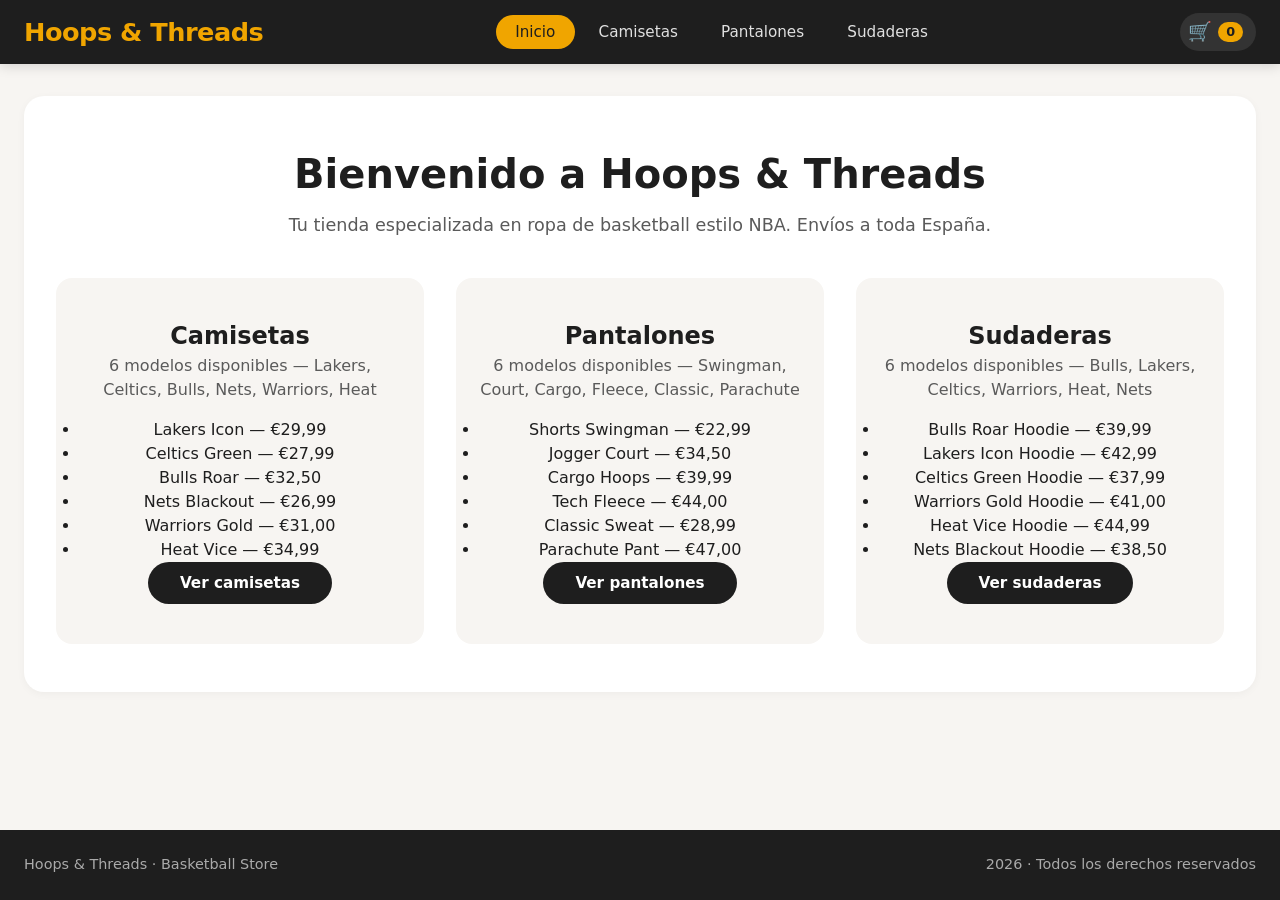
<file: index.html>
<!DOCTYPE html>
<html lang="es">
<head>
  <meta charset="UTF-8">
  <meta name="viewport" content="width=device-width, initial-scale=1.0">
  <title>Hoops &amp; Threads · Tienda Basketball Online España</title>

  <!-- SEO -->
  <meta name="description" content="Hoops &amp; Threads — Tienda online de ropa de basketball. Camisetas NBA, pantalones y sudaderas. Envíos a toda España.">
  <meta name="keywords" content="ropa basketball, camisetas NBA, tienda basketball online, pantalones basketball, sudaderas basketball">
  <meta name="robots" content="index, follow">
  <link rel="canonical" href="https://libardorestrepo.com/" />

  <!-- Open Graph -->
  <meta property="og:title" content="Hoops &amp; Threads · Tienda Basketball" />
  <meta property="og:description" content="Camisetas, pantalones y sudaderas de basketball estilo NBA. Envíos a toda España." />
  <meta property="og:url" content="https://libardorestrepo.com/" />
  <meta property="og:type" content="website" />

  <!-- Schema.org -->
  <script type="application/ld+json">
  {
    "@context": "https://schema.org",
    "@type": "Store",
    "name": "Hoops & Threads",
    "description": "Tienda online de ropa de basketball: camisetas, pantalones y sudaderas estilo NBA.",
    "url": "https://libardorestrepo.com",
    "areaServed": "España"
  }
  </script>

  <!-- Google Search Console -->
  <meta name="google-site-verification" content="RqW7coZ3zOkoYKxNRT2AEsi3xXZGfS0hncRN68CKjdA" />

  <link rel="stylesheet" href="css/styles.css">
</head>
<body>

  <nav class="navbar">
    <div class="nav-container">
      <div class="nav-logo">
        <a href="index.html">Hoops &amp; Threads</a>
      </div>
      <ul class="nav-menu">
        <li><a href="index.html" class="nav-link active">Inicio</a></li>
        <li><a href="camisetas.html" class="nav-link">Camisetas</a></li>
        <li><a href="pantalones.html" class="nav-link">Pantalones</a></li>
        <li><a href="sudaderas.html" class="nav-link">Sudaderas</a></li>
      </ul>
      <div class="nav-cart">
        <span class="cart-icon">🛒</span>
        <span class="cart-count">0</span>
      </div>
    </div>
  </nav>

  <main class="main-content">
    <div class="container">
      <section class="welcome-section">
        <h1>Bienvenido a Hoops &amp; Threads</h1>
        <p>Tu tienda especializada en ropa de basketball estilo NBA. Envíos a toda España.</p>

        <div class="category-preview">

          <div class="preview-card">
            <h2>Camisetas</h2>
            <p>6 modelos disponibles — Lakers, Celtics, Bulls, Nets, Warriors, Heat</p>
            <ul class="preview-list">
              <li>Lakers Icon — €29,99</li>
              <li>Celtics Green — €27,99</li>
              <li>Bulls Roar — €32,50</li>
              <li>Nets Blackout — €26,99</li>
              <li>Warriors Gold — €31,00</li>
              <li>Heat Vice — €34,99</li>
            </ul>
            <a href="camisetas.html" class="preview-btn">Ver camisetas</a>
          </div>

          <div class="preview-card">
            <h2>Pantalones</h2>
            <p>6 modelos disponibles — Swingman, Court, Cargo, Fleece, Classic, Parachute</p>
            <ul class="preview-list">
              <li>Shorts Swingman — €22,99</li>
              <li>Jogger Court — €34,50</li>
              <li>Cargo Hoops — €39,99</li>
              <li>Tech Fleece — €44,00</li>
              <li>Classic Sweat — €28,99</li>
              <li>Parachute Pant — €47,00</li>
            </ul>
            <a href="pantalones.html" class="preview-btn">Ver pantalones</a>
          </div>

          <div class="preview-card">
            <h2>Sudaderas</h2>
            <p>6 modelos disponibles — Bulls, Lakers, Celtics, Warriors, Heat, Nets</p>
            <ul class="preview-list">
              <li>Bulls Roar Hoodie — €39,99</li>
              <li>Lakers Icon Hoodie — €42,99</li>
              <li>Celtics Green Hoodie — €37,99</li>
              <li>Warriors Gold Hoodie — €41,00</li>
              <li>Heat Vice Hoodie — €44,99</li>
              <li>Nets Blackout Hoodie — €38,50</li>
            </ul>
            <a href="sudaderas.html" class="preview-btn">Ver sudaderas</a>
          </div>

        </div>
      </section>
    </div>
  </main>

  <footer class="store-footer">
    <div class="container">
      <span>Hoops &amp; Threads · Basketball Store</span>
      <span>2026 · Todos los derechos reservados</span>
    </div>
  </footer>

  <script src="js/script.js"></script>
</body>
</html>
</file>
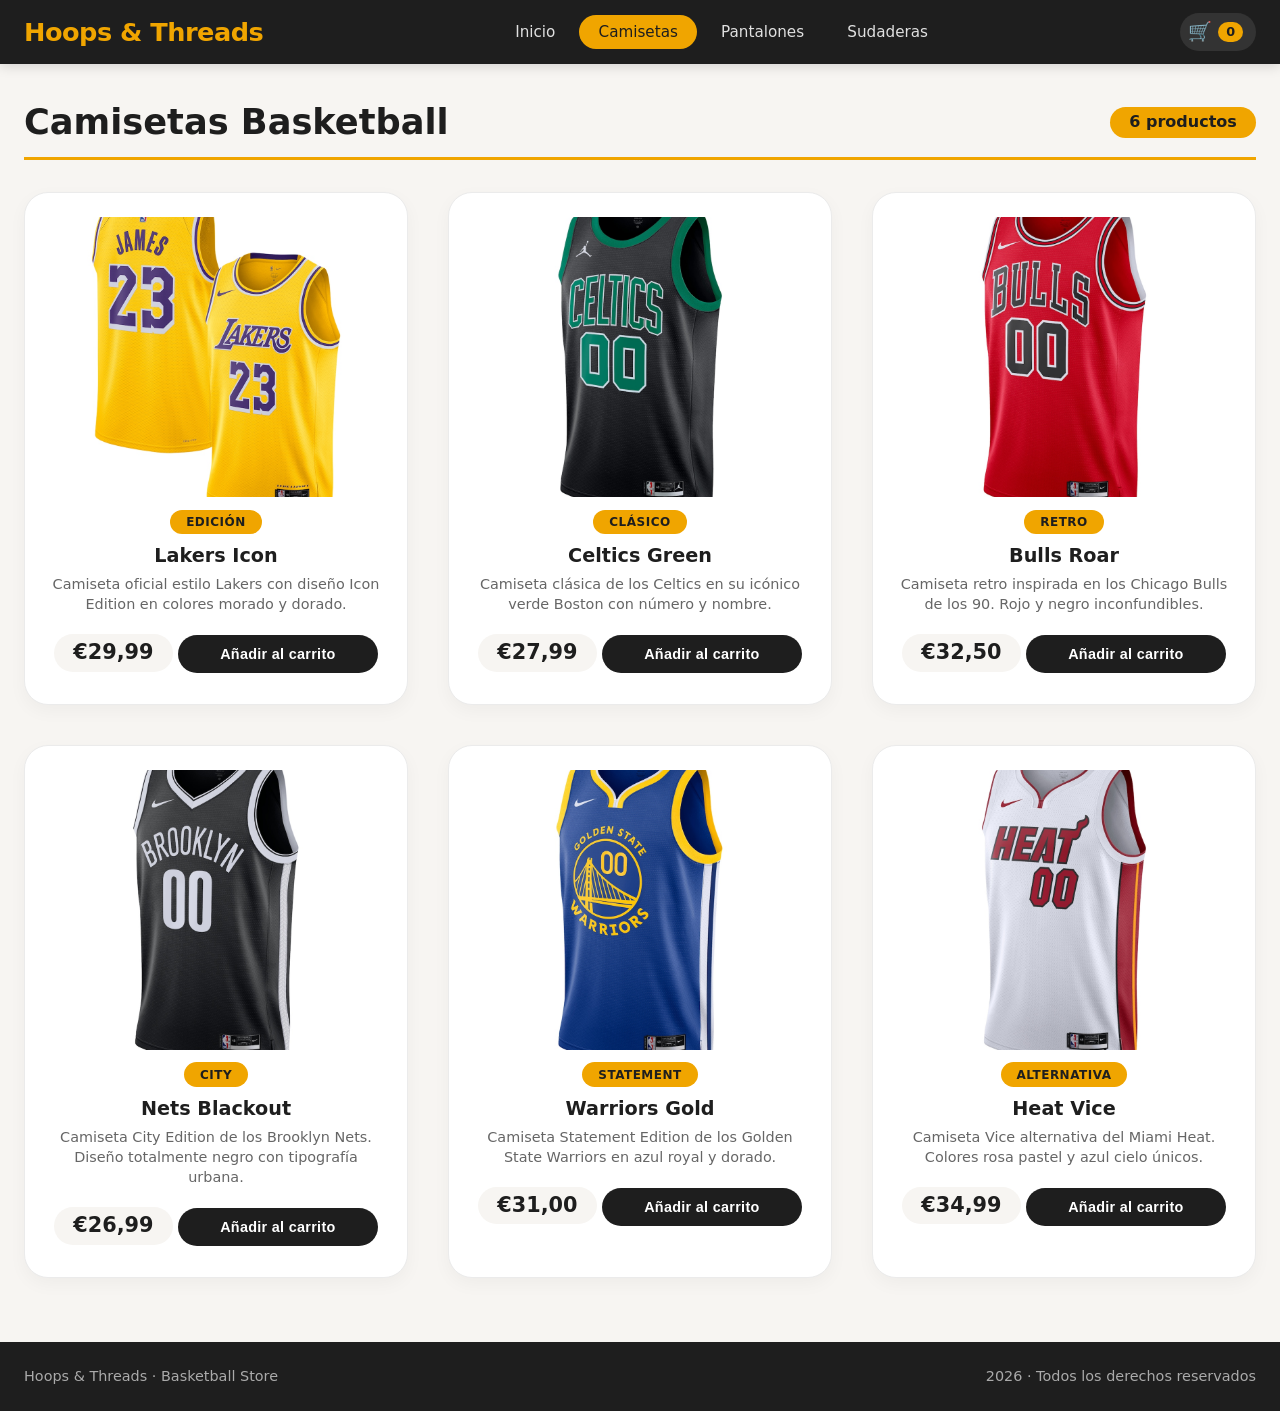
<file: camisetas.html>
<!DOCTYPE html>
<html lang="es">
<head>
  <meta charset="UTF-8">
  <meta name="viewport" content="width=device-width, initial-scale=1.0">
  <title>Camisetas Basketball NBA · Hoops &amp; Threads</title>

  <!-- SEO -->
  <meta name="description" content="Camisetas de basketball estilo NBA: Lakers, Celtics, Bulls, Nets, Warriors y Heat. 6 modelos disponibles en Hoops &amp; Threads. Envíos a toda España.">
  <meta name="robots" content="index, follow">
  <link rel="canonical" href="https://libardorestrepo.com/camisetas.html" />

  <!-- Open Graph -->
  <meta property="og:title" content="Camisetas Basketball NBA · Hoops &amp; Threads" />
  <meta property="og:description" content="6 camisetas de basketball estilo NBA disponibles en Hoops &amp; Threads. Envíos a toda España." />
  <meta property="og:url" content="https://libardorestrepo.com/camisetas.html" />
  <meta property="og:type" content="website" />

  <!-- Schema.org ItemList -->
  <script type="application/ld+json">
  {
    "@context": "https://schema.org",
    "@type": "ItemList",
    "name": "Camisetas Basketball",
    "url": "https://libardorestrepo.com/camisetas.html",
    "numberOfItems": 6,
    "itemListElement": [
      { "@type": "ListItem", "position": 1, "name": "Lakers Icon", "url": "https://libardorestrepo.com/camisetas.html#c1" },
      { "@type": "ListItem", "position": 2, "name": "Celtics Green", "url": "https://libardorestrepo.com/camisetas.html#c2" },
      { "@type": "ListItem", "position": 3, "name": "Bulls Roar", "url": "https://libardorestrepo.com/camisetas.html#c3" },
      { "@type": "ListItem", "position": 4, "name": "Nets Blackout", "url": "https://libardorestrepo.com/camisetas.html#c4" },
      { "@type": "ListItem", "position": 5, "name": "Warriors Gold", "url": "https://libardorestrepo.com/camisetas.html#c5" },
      { "@type": "ListItem", "position": 6, "name": "Heat Vice", "url": "https://libardorestrepo.com/camisetas.html#c6" }
    ]
  }
  </script>

  <link rel="stylesheet" href="css/styles.css">
</head>
<body>

  <nav class="navbar">
    <div class="nav-container">
      <div class="nav-logo">
        <a href="index.html">Hoops &amp; Threads</a>
      </div>
      <ul class="nav-menu">
        <li><a href="index.html" class="nav-link">Inicio</a></li>
        <li><a href="camisetas.html" class="nav-link active">Camisetas</a></li>
        <li><a href="pantalones.html" class="nav-link">Pantalones</a></li>
        <li><a href="sudaderas.html" class="nav-link">Sudaderas</a></li>
      </ul>
      <div class="nav-cart">
        <span class="cart-icon">🛒</span>
        <span class="cart-count">0</span>
      </div>
    </div>
  </nav>

  <main class="main-content">
    <div class="container">

      <div class="section-header">
        <h1>Camisetas Basketball</h1>
        <span class="product-count">6 productos</span>
      </div>

      <div class="product-grid" id="camisetas-grid">

        <!-- C1: Lakers Icon -->
        <article class="product-card" id="c1" itemscope itemtype="https://schema.org/Product">
          <img src="images/camiseta-lakers.jpg"
               alt="Camiseta Lakers Icon estilo NBA color morado y dorado"
               onerror="this.src='images/placeholder.jpg'"
               itemprop="image">
          <div class="product-info">
            <span class="product-badge">Edición</span>
            <h2 class="product-name" itemprop="name">Lakers Icon</h2>
            <p class="product-description" itemprop="description">Camiseta oficial estilo Lakers con diseño Icon Edition en colores morado y dorado.</p>
            <p class="product-price" itemprop="offers" itemscope itemtype="https://schema.org/Offer">
              <span itemprop="price" content="29.99">€29,99</span>
              <meta itemprop="priceCurrency" content="EUR">
            </p>
            <button class="btn-cart" data-id="c1" data-name="Lakers Icon" data-price="29.99">
              Añadir al carrito
            </button>
          </div>
        </article>

        <!-- C2: Celtics Green -->
        <article class="product-card" id="c2" itemscope itemtype="https://schema.org/Product">
          <img src="images/camiseta-celtics.jpg"
               alt="Camiseta Celtics Green estilo NBA color verde y blanco"
               onerror="this.src='images/placeholder.jpg'"
               itemprop="image">
          <div class="product-info">
            <span class="product-badge">Clásico</span>
            <h2 class="product-name" itemprop="name">Celtics Green</h2>
            <p class="product-description" itemprop="description">Camiseta clásica de los Celtics en su icónico verde Boston con número y nombre.</p>
            <p class="product-price" itemprop="offers" itemscope itemtype="https://schema.org/Offer">
              <span itemprop="price" content="27.99">€27,99</span>
              <meta itemprop="priceCurrency" content="EUR">
            </p>
            <button class="btn-cart" data-id="c2" data-name="Celtics Green" data-price="27.99">
              Añadir al carrito
            </button>
          </div>
        </article>

        <!-- C3: Bulls Roar -->
        <article class="product-card" id="c3" itemscope itemtype="https://schema.org/Product">
          <img src="images/camiseta-bulls.jpg"
               alt="Camiseta Bulls Roar retro estilo NBA color rojo y negro"
               onerror="this.src='images/placeholder.jpg'"
               itemprop="image">
          <div class="product-info">
            <span class="product-badge">Retro</span>
            <h2 class="product-name" itemprop="name">Bulls Roar</h2>
            <p class="product-description" itemprop="description">Camiseta retro inspirada en los Chicago Bulls de los 90. Rojo y negro inconfundibles.</p>
            <p class="product-price" itemprop="offers" itemscope itemtype="https://schema.org/Offer">
              <span itemprop="price" content="32.50">€32,50</span>
              <meta itemprop="priceCurrency" content="EUR">
            </p>
            <button class="btn-cart" data-id="c3" data-name="Bulls Roar" data-price="32.50">
              Añadir al carrito
            </button>
          </div>
        </article>

        <!-- C4: Nets Blackout -->
        <article class="product-card" id="c4" itemscope itemtype="https://schema.org/Product">
          <img src="images/camiseta-nets.jpg"
               alt="Camiseta Nets Blackout City Edition estilo NBA color negro"
               onerror="this.src='images/placeholder.jpg'"
               itemprop="image">
          <div class="product-info">
            <span class="product-badge">City</span>
            <h2 class="product-name" itemprop="name">Nets Blackout</h2>
            <p class="product-description" itemprop="description">Camiseta City Edition de los Brooklyn Nets. Diseño totalmente negro con tipografía urbana.</p>
            <p class="product-price" itemprop="offers" itemscope itemtype="https://schema.org/Offer">
              <span itemprop="price" content="26.99">€26,99</span>
              <meta itemprop="priceCurrency" content="EUR">
            </p>
            <button class="btn-cart" data-id="c4" data-name="Nets Blackout" data-price="26.99">
              Añadir al carrito
            </button>
          </div>
        </article>

        <!-- C5: Warriors Gold -->
        <article class="product-card" id="c5" itemscope itemtype="https://schema.org/Product">
          <img src="images/camiseta-warriors.jpg"
               alt="Camiseta Warriors Gold Statement Edition estilo NBA color azul y dorado"
               onerror="this.src='images/placeholder.jpg'"
               itemprop="image">
          <div class="product-info">
            <span class="product-badge">Statement</span>
            <h2 class="product-name" itemprop="name">Warriors Gold</h2>
            <p class="product-description" itemprop="description">Camiseta Statement Edition de los Golden State Warriors en azul royal y dorado.</p>
            <p class="product-price" itemprop="offers" itemscope itemtype="https://schema.org/Offer">
              <span itemprop="price" content="31.00">€31,00</span>
              <meta itemprop="priceCurrency" content="EUR">
            </p>
            <button class="btn-cart" data-id="c5" data-name="Warriors Gold" data-price="31.00">
              Añadir al carrito
            </button>
          </div>
        </article>

        <!-- C6: Heat Vice -->
        <article class="product-card" id="c6" itemscope itemtype="https://schema.org/Product">
          <img src="images/camiseta-heat.jpg"
               alt="Camiseta Heat Vice alternativa estilo NBA color rosa y azul"
               onerror="this.src='images/placeholder.jpg'"
               itemprop="image">
          <div class="product-info">
            <span class="product-badge">Alternativa</span>
            <h2 class="product-name" itemprop="name">Heat Vice</h2>
            <p class="product-description" itemprop="description">Camiseta Vice alternativa del Miami Heat. Colores rosa pastel y azul cielo únicos.</p>
            <p class="product-price" itemprop="offers" itemscope itemtype="https://schema.org/Offer">
              <span itemprop="price" content="34.99">€34,99</span>
              <meta itemprop="priceCurrency" content="EUR">
            </p>
            <button class="btn-cart" data-id="c6" data-name="Heat Vice" data-price="34.99">
              Añadir al carrito
            </button>
          </div>
        </article>

      </div><!-- /#camisetas-grid -->
    </div>
  </main>

  <footer class="store-footer">
    <div class="container">
      <span>Hoops &amp; Threads · Basketball Store</span>
      <span>2026 · Todos los derechos reservados</span>
    </div>
  </footer>

  <script src="js/script.js"></script>
</body>
</html>
</file>
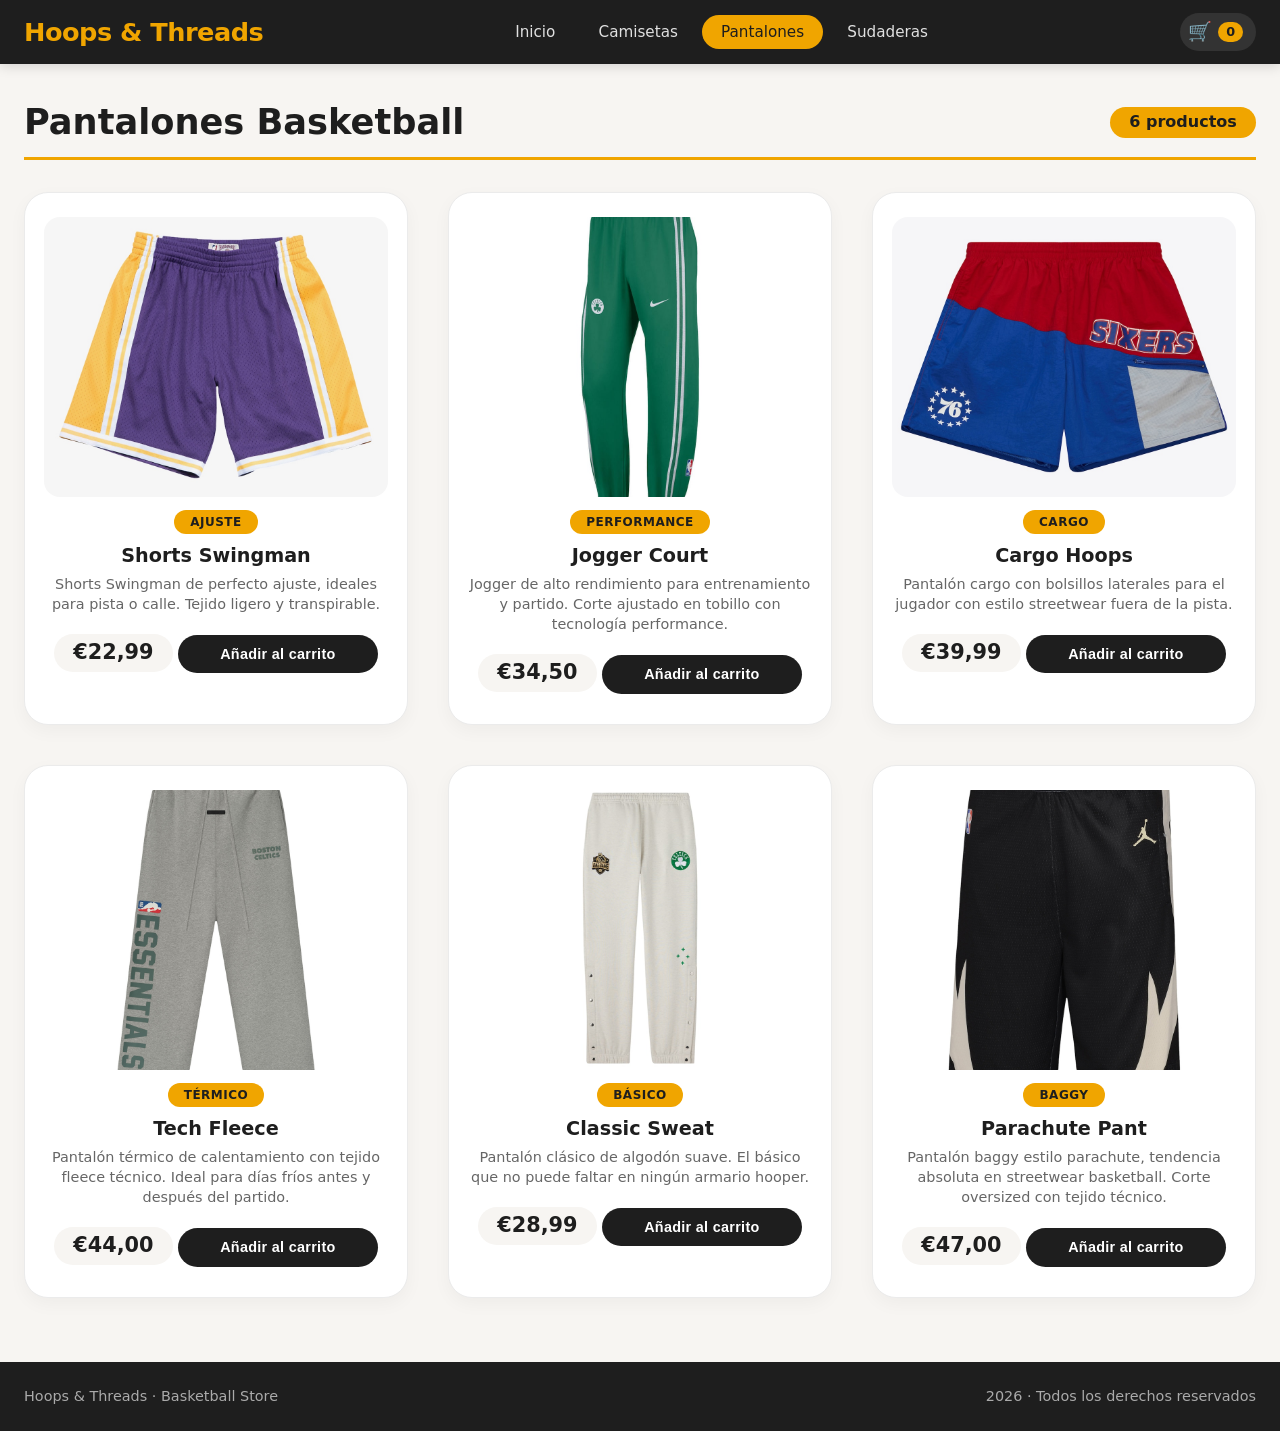
<file: pantalones.html>
<!DOCTYPE html>
<html lang="es">
<head>
  <meta charset="UTF-8">
  <meta name="viewport" content="width=device-width, initial-scale=1.0">
  <title>Pantalones Basketball NBA · Hoops &amp; Threads</title>

  <!-- SEO -->
  <meta name="description" content="Pantalones de basketball: Shorts Swingman, Jogger Court, Cargo Hoops, Tech Fleece, Classic Sweat y Parachute Pant. 6 modelos en Hoops &amp; Threads. Envíos a toda España.">
  <meta name="robots" content="index, follow">
  <link rel="canonical" href="https://libardorestrepo.com/pantalones.html" />

  <!-- Open Graph -->
  <meta property="og:title" content="Pantalones Basketball · Hoops &amp; Threads" />
  <meta property="og:description" content="6 modelos de pantalones de basketball disponibles. Envíos a toda España." />
  <meta property="og:url" content="https://libardorestrepo.com/pantalones.html" />
  <meta property="og:type" content="website" />

  <!-- Schema.org ItemList -->
  <script type="application/ld+json">
  {
    "@context": "https://schema.org",
    "@type": "ItemList",
    "name": "Pantalones Basketball",
    "url": "https://libardorestrepo.com/pantalones.html",
    "numberOfItems": 6,
    "itemListElement": [
      { "@type": "ListItem", "position": 1, "name": "Shorts Swingman", "url": "https://libardorestrepo.com/pantalones.html#p1" },
      { "@type": "ListItem", "position": 2, "name": "Jogger Court", "url": "https://libardorestrepo.com/pantalones.html#p2" },
      { "@type": "ListItem", "position": 3, "name": "Cargo Hoops", "url": "https://libardorestrepo.com/pantalones.html#p3" },
      { "@type": "ListItem", "position": 4, "name": "Tech Fleece", "url": "https://libardorestrepo.com/pantalones.html#p4" },
      { "@type": "ListItem", "position": 5, "name": "Classic Sweat", "url": "https://libardorestrepo.com/pantalones.html#p5" },
      { "@type": "ListItem", "position": 6, "name": "Parachute Pant", "url": "https://libardorestrepo.com/pantalones.html#p6" }
    ]
  }
  </script>

  <link rel="stylesheet" href="css/styles.css">
</head>
<body>

  <nav class="navbar">
    <div class="nav-container">
      <div class="nav-logo">
        <a href="index.html">Hoops &amp; Threads</a>
      </div>
      <ul class="nav-menu">
        <li><a href="index.html" class="nav-link">Inicio</a></li>
        <li><a href="camisetas.html" class="nav-link">Camisetas</a></li>
        <li><a href="pantalones.html" class="nav-link active">Pantalones</a></li>
        <li><a href="sudaderas.html" class="nav-link">Sudaderas</a></li>
      </ul>
      <div class="nav-cart">
        <span class="cart-icon">🛒</span>
        <span class="cart-count">0</span>
      </div>
    </div>
  </nav>

  <main class="main-content">
    <div class="container">

      <div class="section-header">
        <h1>Pantalones Basketball</h1>
        <span class="product-count">6 productos</span>
      </div>

      <div class="product-grid" id="pantalones-grid">

        <!-- P1: Shorts Swingman -->
        <article class="product-card" id="p1" itemscope itemtype="https://schema.org/Product">
          <img src="images/pantalon-shorts.jpg"
               alt="Shorts Swingman basketball ajuste perfecto estilo NBA"
               onerror="this.src='images/placeholder.jpg'"
               itemprop="image">
          <div class="product-info">
            <span class="product-badge">Ajuste</span>
            <h2 class="product-name" itemprop="name">Shorts Swingman</h2>
            <p class="product-description" itemprop="description">Shorts Swingman de perfecto ajuste, ideales para pista o calle. Tejido ligero y transpirable.</p>
            <p class="product-price" itemprop="offers" itemscope itemtype="https://schema.org/Offer">
              <span itemprop="price" content="22.99">€22,99</span>
              <meta itemprop="priceCurrency" content="EUR">
            </p>
            <button class="btn-cart" data-id="p1" data-name="Shorts Swingman" data-price="22.99">
              Añadir al carrito
            </button>
          </div>
        </article>

        <!-- P2: Jogger Court -->
        <article class="product-card" id="p2" itemscope itemtype="https://schema.org/Product">
          <img src="images/pantalon-jogger.jpg"
               alt="Jogger Court pantalón de basketball performance para entrenamiento"
               onerror="this.src='images/placeholder.jpg'"
               itemprop="image">
          <div class="product-info">
            <span class="product-badge">Performance</span>
            <h2 class="product-name" itemprop="name">Jogger Court</h2>
            <p class="product-description" itemprop="description">Jogger de alto rendimiento para entrenamiento y partido. Corte ajustado en tobillo con tecnología performance.</p>
            <p class="product-price" itemprop="offers" itemscope itemtype="https://schema.org/Offer">
              <span itemprop="price" content="34.50">€34,50</span>
              <meta itemprop="priceCurrency" content="EUR">
            </p>
            <button class="btn-cart" data-id="p2" data-name="Jogger Court" data-price="34.50">
              Añadir al carrito
            </button>
          </div>
        </article>

        <!-- P3: Cargo Hoops -->
        <article class="product-card" id="p3" itemscope itemtype="https://schema.org/Product">
          <img src="images/pantalon-cargo.jpg"
               alt="Cargo Hoops pantalón cargo basketball estilo streetwear"
               onerror="this.src='images/placeholder.jpg'"
               itemprop="image">
          <div class="product-info">
            <span class="product-badge">Cargo</span>
            <h2 class="product-name" itemprop="name">Cargo Hoops</h2>
            <p class="product-description" itemprop="description">Pantalón cargo con bolsillos laterales para el jugador con estilo streetwear fuera de la pista.</p>
            <p class="product-price" itemprop="offers" itemscope itemtype="https://schema.org/Offer">
              <span itemprop="price" content="39.99">€39,99</span>
              <meta itemprop="priceCurrency" content="EUR">
            </p>
            <button class="btn-cart" data-id="p3" data-name="Cargo Hoops" data-price="39.99">
              Añadir al carrito
            </button>
          </div>
        </article>

        <!-- P4: Tech Fleece -->
        <article class="product-card" id="p4" itemscope itemtype="https://schema.org/Product">
          <img src="images/pantalon-fleece.jpg"
               alt="Tech Fleece pantalón térmico basketball para calentamiento"
               onerror="this.src='images/placeholder.jpg'"
               itemprop="image">
          <div class="product-info">
            <span class="product-badge">Térmico</span>
            <h2 class="product-name" itemprop="name">Tech Fleece</h2>
            <p class="product-description" itemprop="description">Pantalón térmico de calentamiento con tejido fleece técnico. Ideal para días fríos antes y después del partido.</p>
            <p class="product-price" itemprop="offers" itemscope itemtype="https://schema.org/Offer">
              <span itemprop="price" content="44.00">€44,00</span>
              <meta itemprop="priceCurrency" content="EUR">
            </p>
            <button class="btn-cart" data-id="p4" data-name="Tech Fleece" data-price="44.00">
              Añadir al carrito
            </button>
          </div>
        </article>

        <!-- P5: Classic Sweat -->
        <article class="product-card" id="p5" itemscope itemtype="https://schema.org/Product">
          <img src="images/pantalon-sweat.jpg"
               alt="Classic Sweat pantalón básico basketball algodón cómodo"
               onerror="this.src='images/placeholder.jpg'"
               itemprop="image">
          <div class="product-info">
            <span class="product-badge">Básico</span>
            <h2 class="product-name" itemprop="name">Classic Sweat</h2>
            <p class="product-description" itemprop="description">Pantalón clásico de algodón suave. El básico que no puede faltar en ningún armario hooper.</p>
            <p class="product-price" itemprop="offers" itemscope itemtype="https://schema.org/Offer">
              <span itemprop="price" content="28.99">€28,99</span>
              <meta itemprop="priceCurrency" content="EUR">
            </p>
            <button class="btn-cart" data-id="p5" data-name="Classic Sweat" data-price="28.99">
              Añadir al carrito
            </button>
          </div>
        </article>

        <!-- P6: Parachute Pant -->
        <article class="product-card" id="p6" itemscope itemtype="https://schema.org/Product">
          <img src="images/pantalon-parachute.jpg"
               alt="Parachute Pant pantalón baggy basketball tendencia streetwear"
               onerror="this.src='images/placeholder.jpg'"
               itemprop="image">
          <div class="product-info">
            <span class="product-badge">Baggy</span>
            <h2 class="product-name" itemprop="name">Parachute Pant</h2>
            <p class="product-description" itemprop="description">Pantalón baggy estilo parachute, tendencia absoluta en streetwear basketball. Corte oversized con tejido técnico.</p>
            <p class="product-price" itemprop="offers" itemscope itemtype="https://schema.org/Offer">
              <span itemprop="price" content="47.00">€47,00</span>
              <meta itemprop="priceCurrency" content="EUR">
            </p>
            <button class="btn-cart" data-id="p6" data-name="Parachute Pant" data-price="47.00">
              Añadir al carrito
            </button>
          </div>
        </article>

      </div><!-- /#pantalones-grid -->
    </div>
  </main>

  <footer class="store-footer">
    <div class="container">
      <span>Hoops &amp; Threads · Basketball Store</span>
      <span>2026 · Todos los derechos reservados</span>
    </div>
  </footer>

  <script src="js/script.js"></script>
</body>
</html>
</file>
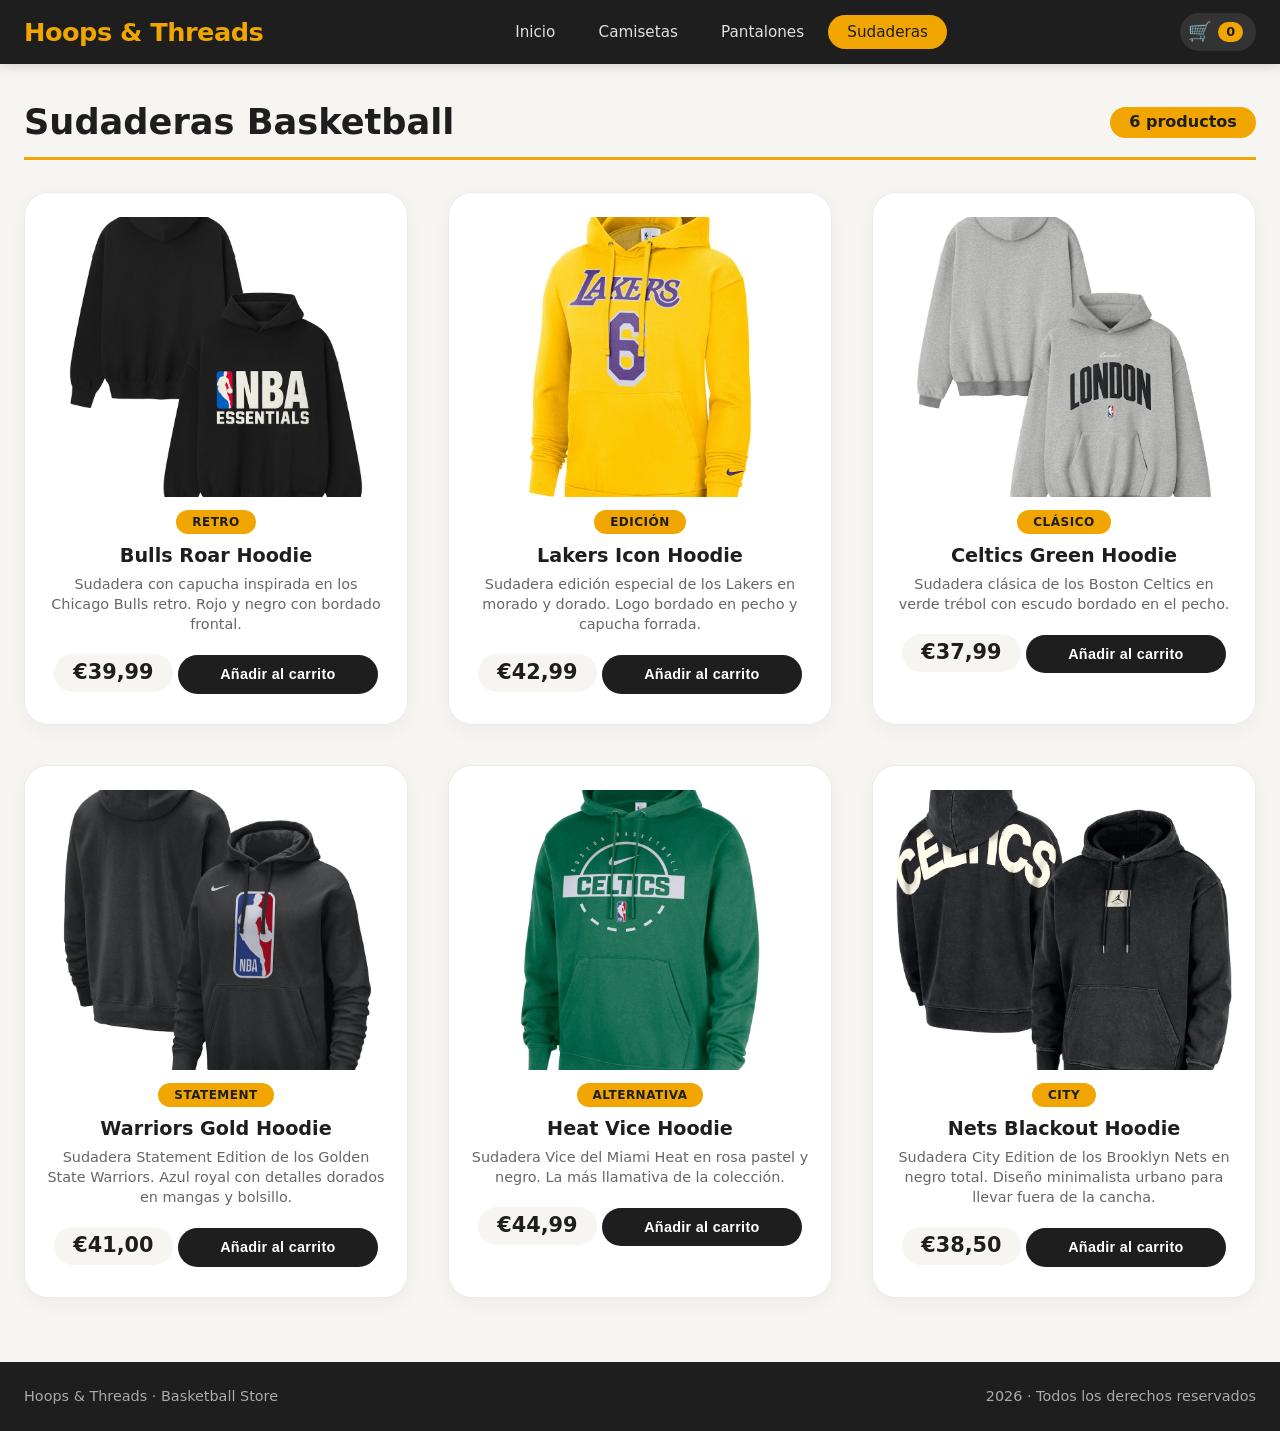
<file: sudaderas.html>
<!DOCTYPE html>
<html lang="es">
<head>
  <meta charset="UTF-8">
  <meta name="viewport" content="width=device-width, initial-scale=1.0">
  <title>Sudaderas Basketball NBA · Hoops &amp; Threads</title>

  <!-- SEO -->
  <meta name="description" content="Sudaderas de basketball estilo NBA: Bulls, Lakers, Celtics, Warriors, Heat y Nets. 6 modelos disponibles en Hoops &amp; Threads. Envíos a toda España.">
  <meta name="robots" content="index, follow">
  <link rel="canonical" href="https://libardorestrepo.com/sudaderas.html" />

  <!-- Open Graph -->
  <meta property="og:title" content="Sudaderas Basketball NBA · Hoops &amp; Threads" />
  <meta property="og:description" content="6 sudaderas de basketball estilo NBA. Envíos a toda España." />
  <meta property="og:url" content="https://libardorestrepo.com/sudaderas.html" />
  <meta property="og:type" content="website" />

  <!-- Schema.org ItemList -->
  <script type="application/ld+json">
  {
    "@context": "https://schema.org",
    "@type": "ItemList",
    "name": "Sudaderas Basketball",
    "url": "https://libardorestrepo.com/sudaderas.html",
    "numberOfItems": 6,
    "itemListElement": [
      { "@type": "ListItem", "position": 1, "name": "Bulls Roar Hoodie", "url": "https://libardorestrepo.com/sudaderas.html#s1" },
      { "@type": "ListItem", "position": 2, "name": "Lakers Icon Hoodie", "url": "https://libardorestrepo.com/sudaderas.html#s2" },
      { "@type": "ListItem", "position": 3, "name": "Celtics Green Hoodie", "url": "https://libardorestrepo.com/sudaderas.html#s3" },
      { "@type": "ListItem", "position": 4, "name": "Warriors Gold Hoodie", "url": "https://libardorestrepo.com/sudaderas.html#s4" },
      { "@type": "ListItem", "position": 5, "name": "Heat Vice Hoodie", "url": "https://libardorestrepo.com/sudaderas.html#s5" },
      { "@type": "ListItem", "position": 6, "name": "Nets Blackout Hoodie", "url": "https://libardorestrepo.com/sudaderas.html#s6" }
    ]
  }
  </script>

  <link rel="stylesheet" href="css/styles.css">
</head>
<body>

  <nav class="navbar">
    <div class="nav-container">
      <div class="nav-logo">
        <a href="index.html">Hoops &amp; Threads</a>
      </div>
      <ul class="nav-menu">
        <li><a href="index.html" class="nav-link">Inicio</a></li>
        <li><a href="camisetas.html" class="nav-link">Camisetas</a></li>
        <li><a href="pantalones.html" class="nav-link">Pantalones</a></li>
        <li><a href="sudaderas.html" class="nav-link active">Sudaderas</a></li>
      </ul>
      <div class="nav-cart">
        <span class="cart-icon">🛒</span>
        <span class="cart-count">0</span>
      </div>
    </div>
  </nav>

  <main class="main-content">
    <div class="container">

      <div class="section-header">
        <h1>Sudaderas Basketball</h1>
        <span class="product-count">6 productos</span>
      </div>

      <div class="product-grid" id="sudaderas-grid">

        <!-- S1: Bulls Roar Hoodie -->
        <article class="product-card" id="s1" itemscope itemtype="https://schema.org/Product">
          <img src="images/sudadera-allstar.jpg"
               alt="Sudadera Bulls Roar Hoodie retro estilo NBA color rojo y negro"
               onerror="this.src='images/placeholder.jpg'"
               itemprop="image">
          <div class="product-info">
            <span class="product-badge">Retro</span>
            <h2 class="product-name" itemprop="name">Bulls Roar Hoodie</h2>
            <p class="product-description" itemprop="description">Sudadera con capucha inspirada en los Chicago Bulls retro. Rojo y negro con bordado frontal.</p>
            <p class="product-price" itemprop="offers" itemscope itemtype="https://schema.org/Offer">
              <span itemprop="price" content="39.99">€39,99</span>
              <meta itemprop="priceCurrency" content="EUR">
            </p>
            <button class="btn-cart" data-id="s1" data-name="Bulls Roar Hoodie" data-price="39.99">
              Añadir al carrito
            </button>
          </div>
        </article>

        <!-- S2: Lakers Icon Hoodie -->
        <article class="product-card" id="s2" itemscope itemtype="https://schema.org/Product">
          <img src="images/sudadera-crew.jpg"
               alt="Sudadera Lakers Icon Hoodie edición especial color morado y dorado"
               onerror="this.src='images/placeholder.jpg'"
               itemprop="image">
          <div class="product-info">
            <span class="product-badge">Edición</span>
            <h2 class="product-name" itemprop="name">Lakers Icon Hoodie</h2>
            <p class="product-description" itemprop="description">Sudadera edición especial de los Lakers en morado y dorado. Logo bordado en pecho y capucha forrada.</p>
            <p class="product-price" itemprop="offers" itemscope itemtype="https://schema.org/Offer">
              <span itemprop="price" content="42.99">€42,99</span>
              <meta itemprop="priceCurrency" content="EUR">
            </p>
            <button class="btn-cart" data-id="s2" data-name="Lakers Icon Hoodie" data-price="42.99">
              Añadir al carrito
            </button>
          </div>
        </article>

        <!-- S3: Celtics Green Hoodie -->
        <article class="product-card" id="s3" itemscope itemtype="https://schema.org/Product">
          <img src="images/sudadera-halfzip.jpg"
               alt="Sudadera Celtics Green Hoodie clásica color verde Boston"
               onerror="this.src='images/placeholder.jpg'"
               itemprop="image">
          <div class="product-info">
            <span class="product-badge">Clásico</span>
            <h2 class="product-name" itemprop="name">Celtics Green Hoodie</h2>
            <p class="product-description" itemprop="description">Sudadera clásica de los Boston Celtics en verde trébol con escudo bordado en el pecho.</p>
            <p class="product-price" itemprop="offers" itemscope itemtype="https://schema.org/Offer">
              <span itemprop="price" content="37.99">€37,99</span>
              <meta itemprop="priceCurrency" content="EUR">
            </p>
            <button class="btn-cart" data-id="s3" data-name="Celtics Green Hoodie" data-price="37.99">
              Añadir al carrito
            </button>
          </div>
        </article>

        <!-- S4: Warriors Gold Hoodie -->
        <article class="product-card" id="s4" itemscope itemtype="https://schema.org/Product">
          <img src="images/sudadera-hoodie.jpg"
               alt="Sudadera Warriors Gold Hoodie Statement Edition azul y dorado"
               onerror="this.src='images/placeholder.jpg'"
               itemprop="image">
          <div class="product-info">
            <span class="product-badge">Statement</span>
            <h2 class="product-name" itemprop="name">Warriors Gold Hoodie</h2>
            <p class="product-description" itemprop="description">Sudadera Statement Edition de los Golden State Warriors. Azul royal con detalles dorados en mangas y bolsillo.</p>
            <p class="product-price" itemprop="offers" itemscope itemtype="https://schema.org/Offer">
              <span itemprop="price" content="41.00">€41,00</span>
              <meta itemprop="priceCurrency" content="EUR">
            </p>
            <button class="btn-cart" data-id="s4" data-name="Warriors Gold Hoodie" data-price="41.00">
              Añadir al carrito
            </button>
          </div>
        </article>

        <!-- S5: Heat Vice Hoodie -->
        <article class="product-card" id="s5" itemscope itemtype="https://schema.org/Product">
          <img src="images/sudadera-oversized.jpg"
               alt="Sudadera Heat Vice Hoodie alternativa color rosa y negro Miami"
               onerror="this.src='images/placeholder.jpg'"
               itemprop="image">
          <div class="product-info">
            <span class="product-badge">Alternativa</span>
            <h2 class="product-name" itemprop="name">Heat Vice Hoodie</h2>
            <p class="product-description" itemprop="description">Sudadera Vice del Miami Heat en rosa pastel y negro. La más llamativa de la colección.</p>
            <p class="product-price" itemprop="offers" itemscope itemtype="https://schema.org/Offer">
              <span itemprop="price" content="44.99">€44,99</span>
              <meta itemprop="priceCurrency" content="EUR">
            </p>
            <button class="btn-cart" data-id="s5" data-name="Heat Vice Hoodie" data-price="44.99">
              Añadir al carrito
            </button>
          </div>
        </article>

        <!-- S6: Nets Blackout Hoodie -->
        <article class="product-card" id="s6" itemscope itemtype="https://schema.org/Product">
          <img src="images/sudadera-zip.jpg"
               alt="Sudadera Nets Blackout Hoodie City Edition totalmente negra urbana"
               onerror="this.src='images/placeholder.jpg'"
               itemprop="image">
          <div class="product-info">
            <span class="product-badge">City</span>
            <h2 class="product-name" itemprop="name">Nets Blackout Hoodie</h2>
            <p class="product-description" itemprop="description">Sudadera City Edition de los Brooklyn Nets en negro total. Diseño minimalista urbano para llevar fuera de la cancha.</p>
            <p class="product-price" itemprop="offers" itemscope itemtype="https://schema.org/Offer">
              <span itemprop="price" content="38.50">€38,50</span>
              <meta itemprop="priceCurrency" content="EUR">
            </p>
            <button class="btn-cart" data-id="s6" data-name="Nets Blackout Hoodie" data-price="38.50">
              Añadir al carrito
            </button>
          </div>
        </article>

      </div><!-- /#sudaderas-grid -->
    </div>
  </main>

  <footer class="store-footer">
    <div class="container">
      <span>Hoops &amp; Threads · Basketball Store</span>
      <span>2026 · Todos los derechos reservados</span>
    </div>
  </footer>

  <script src="js/script.js"></script>
</body>
</html>
</file>
<file: css/styles.css>
/* ========== styles.css ========== */
* {
  margin: 0;
  padding: 0;
  box-sizing: border-box;
}

body {
  font-family: system-ui, -apple-system, 'Segoe UI', Roboto, sans-serif;
  background: #f7f5f2;
  color: #1e1e1e;
  line-height: 1.5;
  min-height: 100vh;
  display: flex;
  flex-direction: column;
}

/* ========== BARRA DE NAVEGACIÓN ========== */
.navbar {
  background: #1e1e1e;
  padding: 0.8rem 0;
  position: sticky;
  top: 0;
  z-index: 1000;
  box-shadow: 0 2px 12px rgba(0,0,0,0.15);
}

.nav-container {
  max-width: 1400px;
  margin: 0 auto;
  padding: 0 1.5rem;
  display: flex;
  justify-content: space-between;
  align-items: center;
  flex-wrap: wrap;
  gap: 0.8rem;
}

.nav-logo a {
  color: #f0a500;
  font-size: 1.6rem;
  font-weight: 800;
  text-decoration: none;
  letter-spacing: -0.5px;
}

.nav-menu {
  display: flex;
  list-style: none;
  gap: 0.3rem;
  flex-wrap: wrap;
}

.nav-menu li a {
  color: #e0e0e0;
  text-decoration: none;
  padding: 0.5rem 1.2rem;
  border-radius: 40px;
  font-weight: 500;
  font-size: 0.95rem;
  transition: all 0.2s;
}

.nav-menu li a:hover {
  background: #333;
  color: white;
}

.nav-menu li a.active {
  background: #f0a500;
  color: #1e1e1e;
}

.nav-cart {
  display: flex;
  align-items: center;
  gap: 0.4rem;
  background: #333;
  padding: 0.3rem 0.8rem 0.3rem 0.5rem;
  border-radius: 40px;
  color: white;
  font-weight: 500;
  font-size: 0.9rem;
}

.cart-icon {
  font-size: 1.2rem;
}

.cart-count {
  background: #f0a500;
  color: #1e1e1e;
  padding: 0.05rem 0.5rem;
  border-radius: 40px;
  font-weight: 700;
  font-size: 0.8rem;
  min-width: 20px;
  text-align: center;
}

/* ========== CONTENIDO PRINCIPAL ========== */
.main-content {
  flex: 1;
  padding: 2rem 1.5rem;
}

.container {
  max-width: 1400px;
  margin: 0 auto;
}

/* ========== SECCIÓN DE BIENVENIDA (index) ========== */
.welcome-section {
  background: white;
  padding: 3rem 2rem;
  border-radius: 20px;
  text-align: center;
  box-shadow: 0 2px 8px rgba(0,0,0,0.04);
}

.welcome-section h1 {
  font-size: 2.5rem;
  color: #1e1e1e;
  margin-bottom: 0.5rem;
}

.welcome-section > p {
  color: #5a5a5a;
  font-size: 1.1rem;
  margin-bottom: 2.5rem;
}

.category-preview {
  display: grid;
  grid-template-columns: repeat(auto-fit, minmax(250px, 1fr));
  gap: 2rem;
  margin-top: 1rem;
}

.preview-card {
  background: #f7f5f2;
  padding: 2.5rem 1.5rem;
  border-radius: 16px;
  transition: transform 0.2s;
}

.preview-card:hover {
  transform: translateY(-4px);
}

.preview-card h3 {
  font-size: 1.5rem;
  margin-bottom: 0.3rem;
}

.preview-card p {
  color: #5a5a5a;
  margin-bottom: 1rem;
}

.preview-btn {
  display: inline-block;
  background: #1e1e1e;
  color: white;
  text-decoration: none;
  padding: 0.6rem 2rem;
  border-radius: 40px;
  font-weight: 600;
  font-size: 0.95rem;
  transition: background 0.2s;
}

.preview-btn:hover {
  background: #f0a500;
  color: #1e1e1e;
}

/* ========== ENCABEZADO DE SECCIÓN ========== */
.section-header {
  display: flex;
  justify-content: space-between;
  align-items: center;
  margin-bottom: 2rem;
  padding-bottom: 0.5rem;
  border-bottom: 3px solid #f0a500;
}

.section-header h1 {
  font-size: 2.2rem;
  font-weight: 700;
}

.section-header .product-count {
  background: #f0a500;
  color: #1e1e1e;
  padding: 0.2rem 1.2rem;
  border-radius: 40px;
  font-weight: 600;
  font-size: 1rem;
}

/* ========== CUADRÍCULA DE PRODUCTOS ========== */
.product-grid {
  display: grid;
  grid-template-columns: repeat(auto-fill, minmax(280px, 1fr));
  gap: 2.5rem;
  margin-bottom: 2rem;
}

/* ========== TARJETA DE PRODUCTO ========== */
.product-card {
  background: white;
  border-radius: 24px;
  padding: 1.5rem 1.2rem 1.5rem;
  box-shadow: 0 6px 18px rgba(0, 0, 0, 0.04);
  transition: transform 0.15s ease, box-shadow 0.15s ease;
  display: flex;
  flex-direction: column;
  align-items: center;
  text-align: center;
  border: 1px solid #ebebeb;
}

.product-card:hover {
  transform: translateY(-6px);
  box-shadow: 0 16px 32px rgba(0, 0, 0, 0.08);
  border-color: #f0a500;
}

/* ========== IMAGEN DEL PRODUCTO - CORREGIDO ========== */
.product-card img {
  width: 100%;
  height: 280px;
  object-fit: cover;
  border-radius: 16px;
  background: #f0eee9;
  display: block;
  transition: transform 0.3s ease;
}

.product-card:hover img {
  transform: scale(1.03);
}

/* Placeholder para imágenes rotas */
.product-card .placeholder-img {
  width: 100%;
  height: 280px;
  display: flex;
  align-items: center;
  justify-content: center;
  background: #f0eee9;
  color: #999;
  font-size: 1rem;
  border-radius: 16px;
  text-align: center;
  padding: 1rem;
  font-weight: 500;
}

/* ========== INFORMACIÓN DEL PRODUCTO ========== */
.product-badge {
  display: inline-block;
  background: #f0a500;
  color: #1e1e1e;
  padding: 0.2rem 1rem;
  border-radius: 30px;
  font-size: 0.75rem;
  font-weight: 700;
  text-transform: uppercase;
  letter-spacing: 0.5px;
  margin-top: 0.8rem;
}

.product-name {
  font-weight: 700;
  font-size: 1.2rem;
  margin: 0.5rem 0 0.2rem;
}

.product-description {
  font-size: 0.9rem;
  color: #666;
  line-height: 1.4;
  margin: 0.2rem 0 0.5rem;
  flex: 1;
}

.product-price {
  font-weight: 700;
  color: #1e1e1e;
  font-size: 1.3rem;
  margin: 0.3rem 0 0.5rem;
  background: #f7f5f2;
  padding: 0.2rem 1.2rem;
  border-radius: 40px;
  display: inline-block;
}

.product-tag {
  font-size: 0.7rem;
  text-transform: uppercase;
  letter-spacing: 0.5px;
  background: #1e1e1e;
  color: white;
  padding: 0.2rem 0.9rem;
  border-radius: 30px;
  margin-top: 0.2rem;
  display: inline-block;
}

/* ========== BOTONES ========== */
.btn-cart, .btn-add {
  margin-top: 0.8rem;
  background: #1e1e1e;
  border: none;
  color: white;
  font-weight: 600;
  padding: 0.7rem 1.8rem;
  border-radius: 40px;
  cursor: pointer;
  transition: all 0.2s ease;
  font-size: 0.9rem;
  letter-spacing: 0.3px;
  width: 100%;
  max-width: 200px;
}

.btn-cart:hover, .btn-add:hover {
  background: #f0a500;
  color: #1e1e1e;
  transform: scale(1.02);
}

.btn-cart:active, .btn-add:active {
  transform: scale(0.96);
}

.btn-cart.added, .btn-add.added {
  background: #2b7a4b;
  color: white;
}

/* ========== FOOTER ========== */
.store-footer {
  background: #1e1e1e;
  color: #aaa;
  padding: 1.5rem 0;
  margin-top: auto;
}

.store-footer .container {
  display: flex;
  justify-content: space-between;
  flex-wrap: wrap;
  gap: 0.5rem;
  padding: 0 1.5rem;
  font-size: 0.9rem;
}

/* ========== RESPONSIVE ========== */
@media (max-width: 1024px) {
  .product-grid {
    grid-template-columns: repeat(auto-fill, minmax(240px, 1fr));
    gap: 2rem;
  }
  
  .product-card img {
    height: 240px;
  }
}

@media (max-width: 768px) {
  .nav-container {
    flex-direction: column;
    align-items: stretch;
    gap: 0.5rem;
  }
  
  .nav-menu {
    justify-content: center;
  }
  
  .nav-menu li a {
    padding: 0.4rem 0.8rem;
    font-size: 0.85rem;
  }
  
  .nav-cart {
    align-self: center;
  }
  
  .welcome-section h1 {
    font-size: 2rem;
  }
  
  .category-preview {
    grid-template-columns: 1fr;
    max-width: 350px;
    margin: 0 auto;
  }
  
  .product-grid {
    grid-template-columns: repeat(auto-fill, minmax(200px, 1fr));
    gap: 1.5rem;
  }
  
  .section-header {
    flex-direction: column;
    align-items: flex-start;
    gap: 0.3rem;
  }
  
  .section-header h1 {
    font-size: 1.8rem;
  }
  
  .product-card img {
    height: 200px;
  }
  
  .store-footer .container {
    flex-direction: column;
    align-items: center;
    text-align: center;
  }
  
  .btn-cart, .btn-add {
    max-width: 160px;
    padding: 0.6rem 1.2rem;
    font-size: 0.85rem;
  }
}

@media (max-width: 480px) {
  .nav-menu {
    flex-wrap: wrap;
    gap: 0.2rem;
  }
  
  .nav-menu li a {
    font-size: 0.8rem;
    padding: 0.3rem 0.6rem;
  }
  
  .nav-logo a {
    font-size: 1.2rem;
  }
  
  .product-grid {
    grid-template-columns: 1fr 1fr;
    gap: 1rem;
  }
  
  .product-card {
    padding: 1rem 0.8rem 1rem;
  }
  
  .product-card img {
    height: 150px;
    border-radius: 12px;
  }
  
  .product-name {
    font-size: 1rem;
  }
  
  .product-price {
    font-size: 1.1rem;
  }
  
  .product-description {
    font-size: 0.8rem;
    display: none;
  }
  
  .btn-cart, .btn-add {
    font-size: 0.75rem;
    padding: 0.5rem 0.8rem;
    max-width: 120px;
  }
  
  .product-badge {
    font-size: 0.65rem;
    padding: 0.1rem 0.7rem;
    margin-top: 0.5rem;
  }
}
</file>
